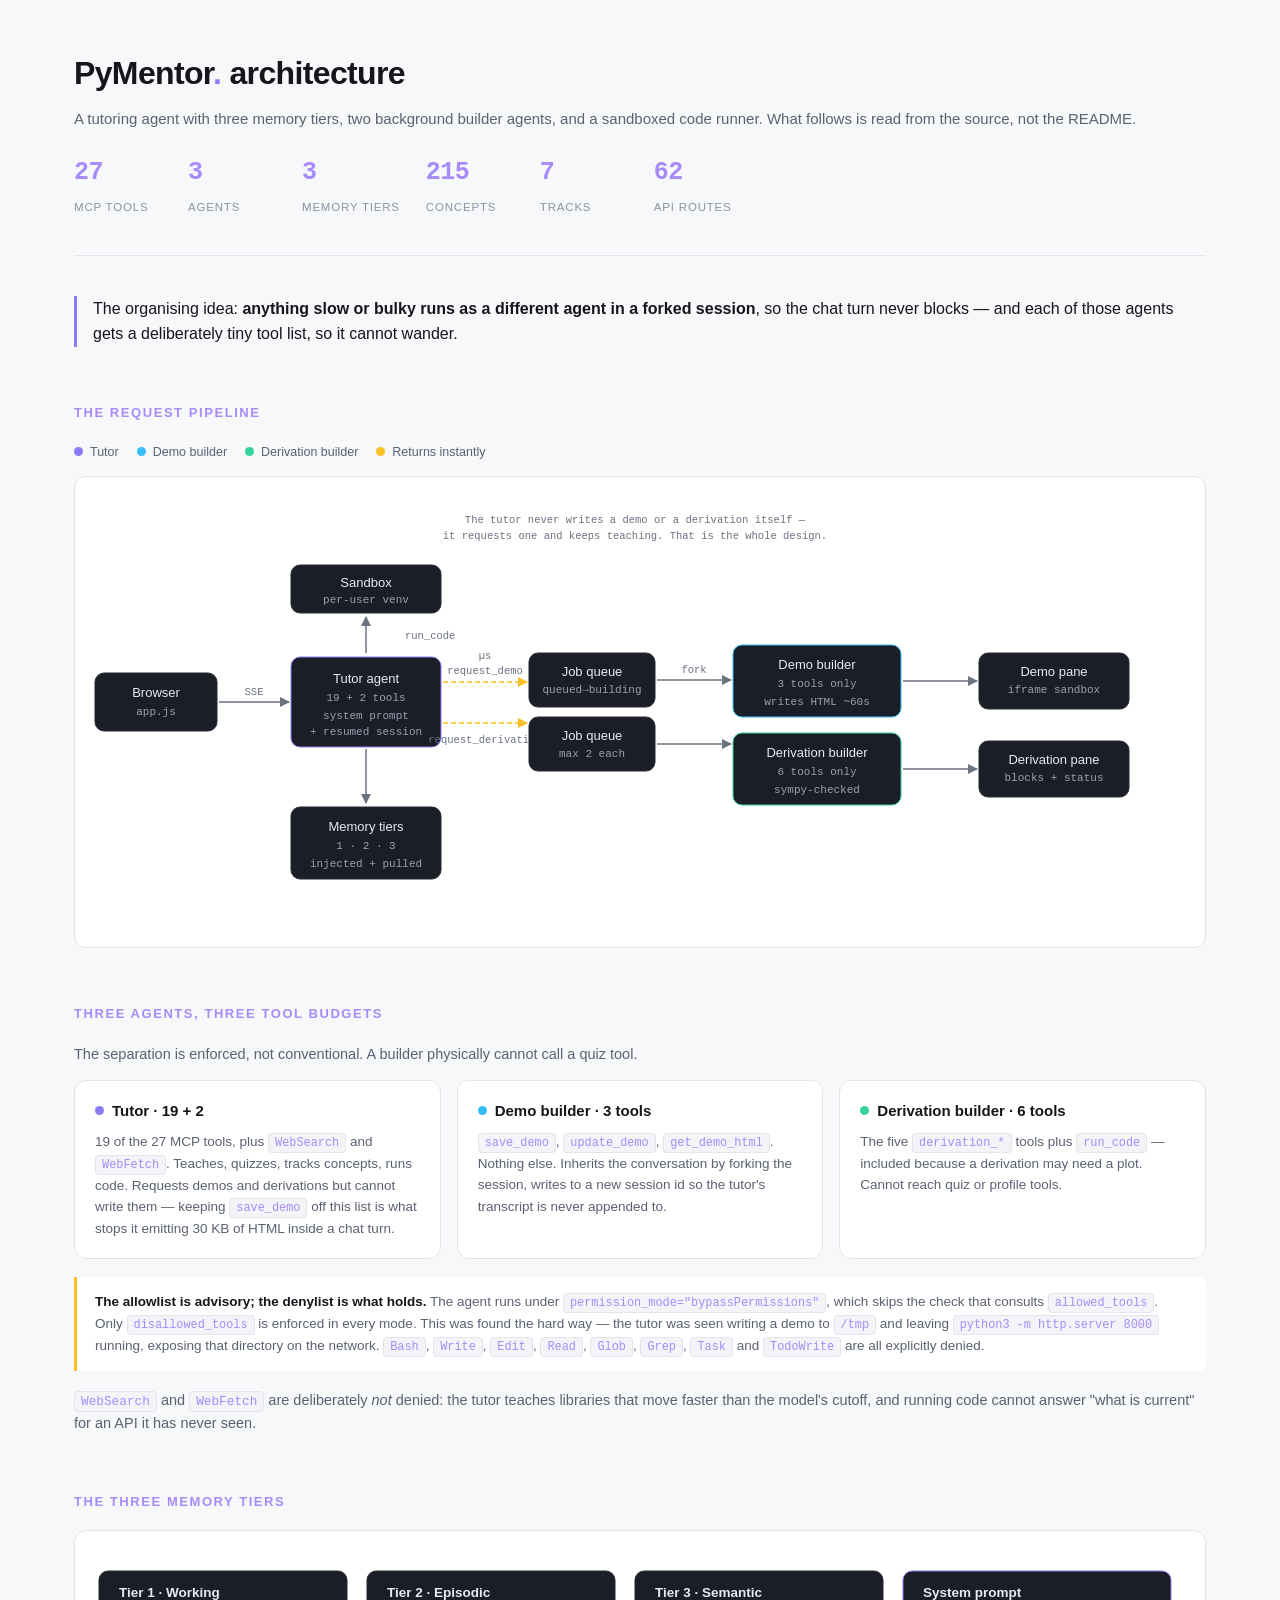
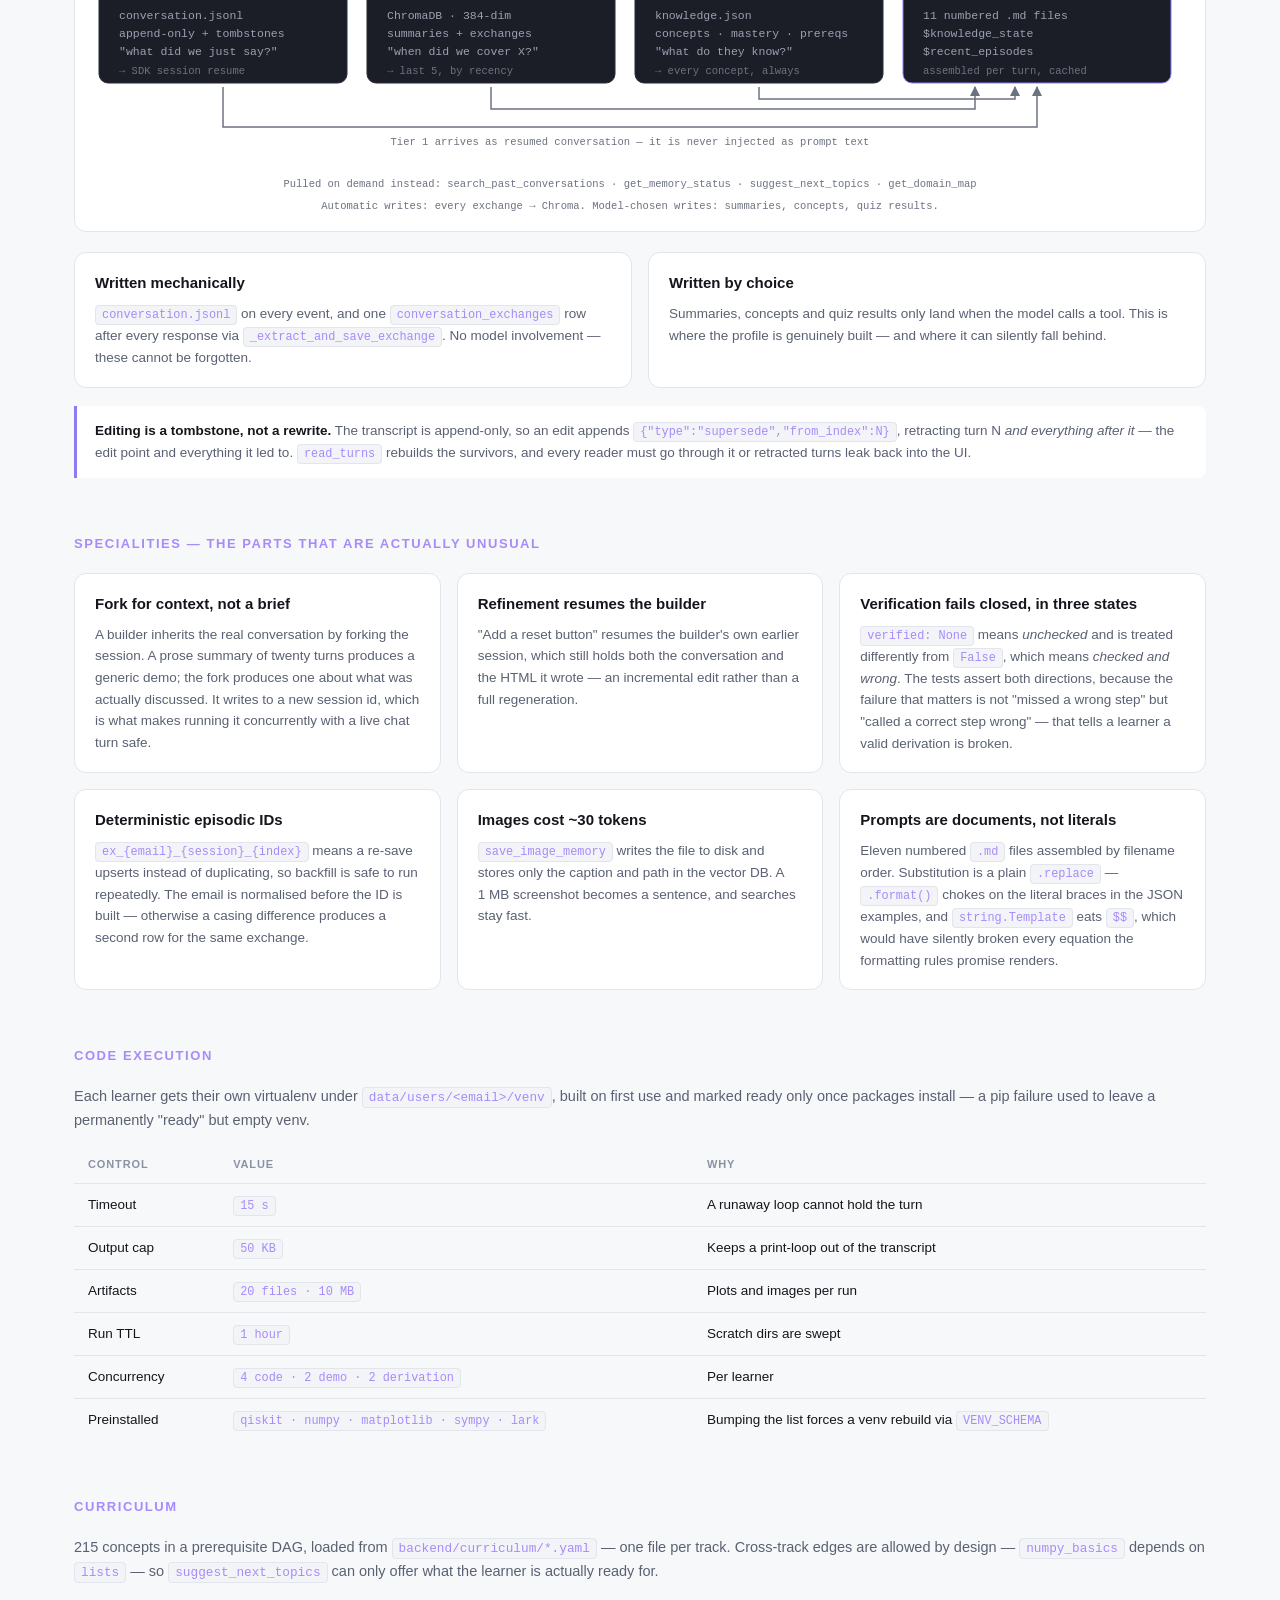
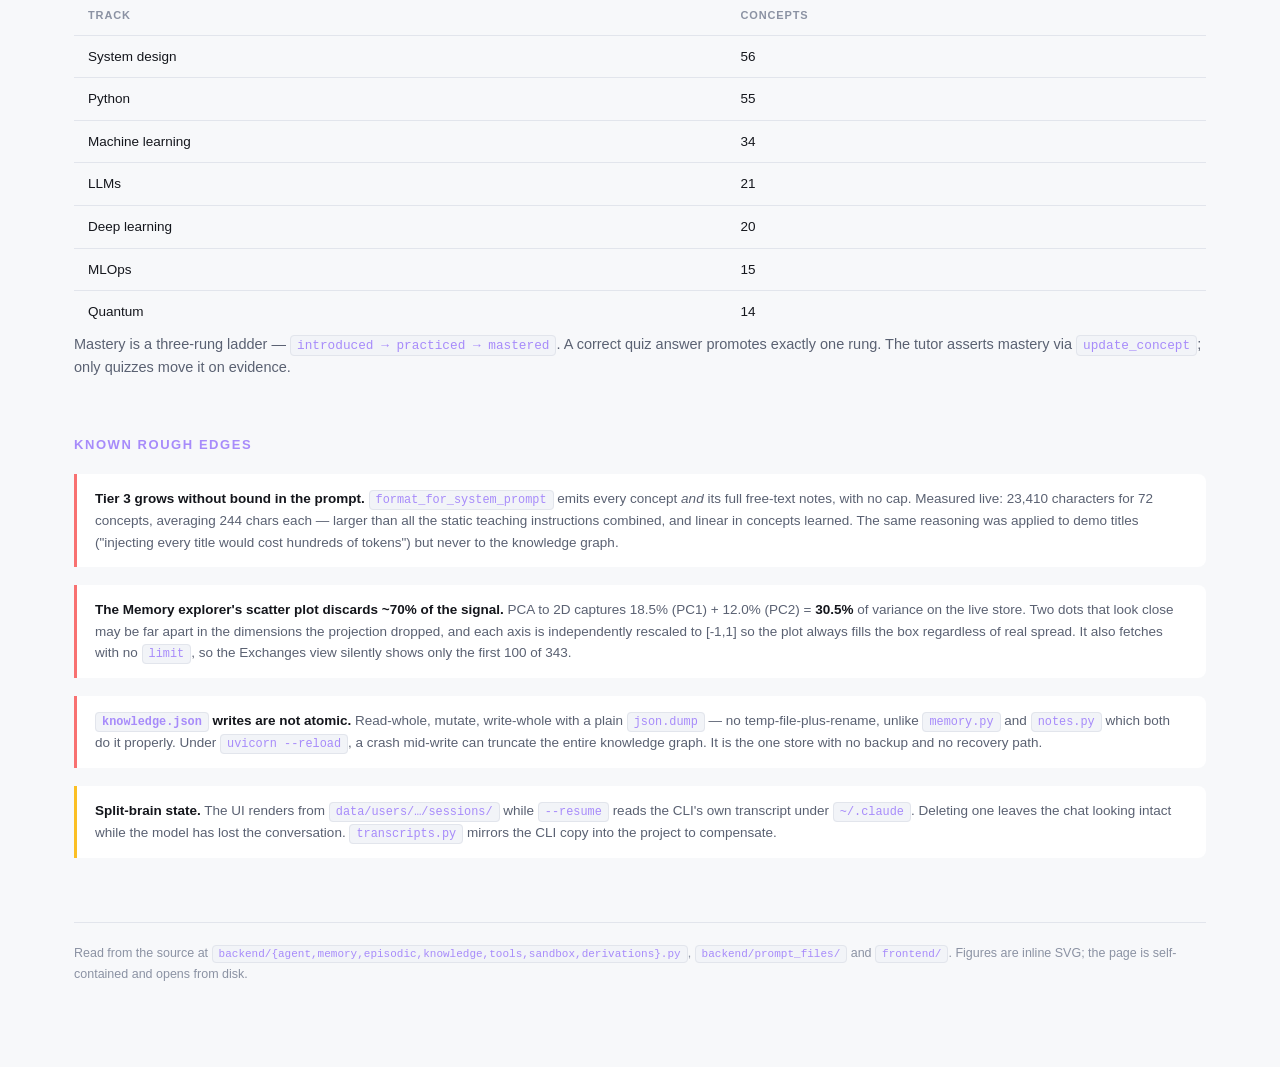
<file: docs/architecture.html>
<!doctype html>
<html lang="en">
<head>
<meta charset="utf-8">
<meta name="viewport" content="width=device-width, initial-scale=1">
<title>PyMentor — Architecture</title>
<style>
  :root{
    --bg:#0e0f13; --panel:#16181f; --panel-2:#1b1e27; --line:#272b36;
    --ink:#e8eaf0; --dim:#9aa1b2; --faint:#6b7280;
    --accent:#8b7cf6; --accent-2:#a78bfa;
    --tutor:#8b7cf6; --demo:#38bdf8; --deriv:#34d399;
    --warn:#fbbf24; --danger:#f87171; --ok:#34d399;
    --mono:ui-monospace,SFMono-Regular,"SF Mono",Menlo,Consolas,monospace;
    --sans:-apple-system,BlinkMacSystemFont,"Segoe UI",Inter,Roboto,sans-serif;
  }
  @media (prefers-color-scheme: light){
    :root{
      --bg:#f7f8fa; --panel:#fff; --panel-2:#f2f4f8; --line:#e2e5ec;
      --ink:#14161c; --dim:#5a6172; --faint:#8b92a3;
    }
  }
  *{box-sizing:border-box}
  body{margin:0;background:var(--bg);color:var(--ink);font-family:var(--sans);
       line-height:1.6;-webkit-font-smoothing:antialiased}
  .wrap{max-width:1180px;margin:0 auto;padding:48px 24px 96px}
  header{border-bottom:1px solid var(--line);padding-bottom:28px;margin-bottom:40px}
  h1{font-size:32px;margin:0 0 8px;letter-spacing:-.02em}
  h1 .dot{color:var(--accent)}
  .sub{color:var(--dim);font-size:15px;margin:0}
  h2{font-size:13px;text-transform:uppercase;letter-spacing:.12em;color:var(--accent-2);
     margin:56px 0 18px;font-weight:600}
  h3{font-size:17px;margin:28px 0 10px;letter-spacing:-.01em}
  p{margin:0 0 14px;color:var(--dim);font-size:14.5px}
  p strong,li strong{color:var(--ink);font-weight:600}
  code{font-family:var(--mono);font-size:.88em;background:var(--panel-2);
       padding:2px 6px;border-radius:4px;color:var(--accent-2);
       border:1px solid var(--line)}
  .grid{display:grid;gap:16px}
  .g3{grid-template-columns:repeat(auto-fit,minmax(250px,1fr))}
  .g2{grid-template-columns:repeat(auto-fit,minmax(330px,1fr))}
  .card{background:var(--panel);border:1px solid var(--line);border-radius:12px;padding:18px 20px}
  .card h4{margin:0 0 8px;font-size:15px;display:flex;align-items:center;gap:8px}
  .card p{font-size:13.5px;margin:0}
  .tag{display:inline-block;font-family:var(--mono);font-size:11px;padding:2px 8px;
       border-radius:20px;border:1px solid var(--line);color:var(--dim);background:var(--panel-2)}
  .pill{width:9px;height:9px;border-radius:50%;flex:none}
  .stat{display:flex;gap:26px;flex-wrap:wrap;margin:22px 0 8px}
  .stat div{min-width:88px}
  .stat b{display:block;font-size:25px;font-family:var(--mono);color:var(--accent-2);
          letter-spacing:-.02em}
  .stat span{font-size:11.5px;color:var(--faint);text-transform:uppercase;letter-spacing:.07em}
  figure{margin:0 0 20px}
  .scroll{overflow-x:auto;border:1px solid var(--line);border-radius:12px;background:var(--panel)}
  svg{display:block}
  table{width:100%;border-collapse:collapse;font-size:13.5px}
  th,td{text-align:left;padding:10px 14px;border-bottom:1px solid var(--line);vertical-align:top}
  th{font-size:11px;text-transform:uppercase;letter-spacing:.08em;color:var(--faint);font-weight:600}
  td:first-child{white-space:nowrap}
  tbody tr:last-child td{border-bottom:none}
  .note{border-left:3px solid var(--accent);background:var(--panel);padding:14px 18px;
        border-radius:0 8px 8px 0;margin:18px 0}
  .note.warn{border-left-color:var(--warn)}
  .note.bug{border-left-color:var(--danger)}
  .note p{margin:0;font-size:13.5px}
  .note b{color:var(--ink)}
  ul{margin:0 0 14px;padding-left:20px;color:var(--dim);font-size:14.5px}
  li{margin-bottom:7px}
  .lede{font-size:16px;color:var(--ink);border-left:3px solid var(--accent);
        padding-left:16px;margin:0 0 26px}
  footer{margin-top:64px;padding-top:20px;border-top:1px solid var(--line);
         color:var(--faint);font-size:12.5px}
  .legend{display:flex;gap:18px;flex-wrap:wrap;margin:0 0 14px;font-size:12.5px;color:var(--dim)}
  .legend span{display:flex;align-items:center;gap:7px}
</style>
</head>
<body>
<div class="wrap">

<header>
  <h1>PyMentor<span class="dot">.</span> architecture</h1>
  <p class="sub">A tutoring agent with three memory tiers, two background builder agents, and a sandboxed code runner. What follows is read from the source, not the README.</p>
  <div class="stat">
    <div><b>27</b><span>MCP tools</span></div>
    <div><b>3</b><span>agents</span></div>
    <div><b>3</b><span>memory tiers</span></div>
    <div><b>215</b><span>concepts</span></div>
    <div><b>7</b><span>tracks</span></div>
    <div><b>62</b><span>API routes</span></div>
  </div>
</header>

<p class="lede">The organising idea: <strong>anything slow or bulky runs as a different agent in a forked session</strong>, so the chat turn never blocks — and each of those agents gets a deliberately tiny tool list, so it cannot wander.</p>

<h2>The request pipeline</h2>
<div class="legend">
  <span><i class="pill" style="background:var(--tutor)"></i>Tutor</span>
  <span><i class="pill" style="background:var(--demo)"></i>Demo builder</span>
  <span><i class="pill" style="background:var(--deriv)"></i>Derivation builder</span>
  <span><i class="pill" style="background:var(--warn)"></i>Returns instantly</span>
</div>
<figure class="scroll">
<svg viewBox="0 0 1120 470" width="1120" height="470" role="img" aria-label="Request pipeline from browser through tutor agent to background builders">
  <defs>
    <marker id="a" viewBox="0 0 10 10" refX="9" refY="5" markerWidth="7" markerHeight="7" orient="auto">
      <path d="M0 0 L10 5 L0 10 z" fill="#6b7280"/>
    </marker>
    <marker id="aw" viewBox="0 0 10 10" refX="9" refY="5" markerWidth="7" markerHeight="7" orient="auto">
      <path d="M0 0 L10 5 L0 10 z" fill="#fbbf24"/>
    </marker>
  </defs>
  <style>
    .b{fill:#1b1e27;stroke:#272b36;rx:9}
    .t{fill:#e8eaf0;font:13px -apple-system,sans-serif}
    .s{fill:#9aa1b2;font:11px ui-monospace,monospace}
    .l{stroke:#6b7280;stroke-width:1.5;fill:none;marker-end:url(#a)}
    .lw{stroke:#fbbf24;stroke-width:1.5;fill:none;marker-end:url(#aw);stroke-dasharray:5 3}
    .cap{fill:#6b7280;font:10.5px ui-monospace,monospace}
  </style>

  <rect class="b" x="20" y="196" width="122" height="58"/>
  <text class="t" x="81" y="220" text-anchor="middle">Browser</text>
  <text class="s" x="81" y="238" text-anchor="middle">app.js</text>

  <path class="l" d="M144 225 H 214"/>
  <text class="cap" x="179" y="218" text-anchor="middle">SSE</text>

  <rect class="b" x="216" y="180" width="150" height="90" style="stroke:#8b7cf6"/>
  <text class="t" x="291" y="206" text-anchor="middle">Tutor agent</text>
  <text class="s" x="291" y="224" text-anchor="middle">19 + 2 tools</text>
  <text class="s" x="291" y="242" text-anchor="middle">system prompt</text>
  <text class="s" x="291" y="258" text-anchor="middle">+ resumed session</text>

  <rect class="b" x="216" y="330" width="150" height="72"/>
  <text class="t" x="291" y="354" text-anchor="middle">Memory tiers</text>
  <text class="s" x="291" y="372" text-anchor="middle">1 · 2 · 3</text>
  <text class="s" x="291" y="390" text-anchor="middle">injected + pulled</text>
  <path class="l" d="M291 272 V 326"/>

  <path class="lw" d="M368 205 H 452"/>
  <text class="cap" x="410" y="197" text-anchor="middle">request_demo</text>
  <text class="cap" x="410" y="182" text-anchor="middle">µs</text>

  <path class="lw" d="M368 246 H 452"/>
  <text class="cap" x="410" y="266" text-anchor="middle">request_derivation</text>

  <rect class="b" x="454" y="176" width="126" height="54"/>
  <text class="t" x="517" y="199" text-anchor="middle">Job queue</text>
  <text class="s" x="517" y="216" text-anchor="middle">queued→building</text>

  <rect class="b" x="454" y="240" width="126" height="54"/>
  <text class="t" x="517" y="263" text-anchor="middle">Job queue</text>
  <text class="s" x="517" y="280" text-anchor="middle">max 2 each</text>

  <path class="l" d="M582 203 H 656"/>
  <path class="l" d="M582 267 H 656"/>
  <text class="cap" x="619" y="196" text-anchor="middle">fork</text>

  <rect class="b" x="658" y="168" width="168" height="72" style="stroke:#38bdf8"/>
  <text class="t" x="742" y="192" text-anchor="middle">Demo builder</text>
  <text class="s" x="742" y="210" text-anchor="middle">3 tools only</text>
  <text class="s" x="742" y="228" text-anchor="middle">writes HTML ~60s</text>

  <rect class="b" x="658" y="256" width="168" height="72" style="stroke:#34d399"/>
  <text class="t" x="742" y="280" text-anchor="middle">Derivation builder</text>
  <text class="s" x="742" y="298" text-anchor="middle">6 tools only</text>
  <text class="s" x="742" y="316" text-anchor="middle">sympy-checked</text>

  <path class="l" d="M828 204 H 902"/>
  <path class="l" d="M828 292 H 902"/>

  <rect class="b" x="904" y="176" width="150" height="56"/>
  <text class="t" x="979" y="199" text-anchor="middle">Demo pane</text>
  <text class="s" x="979" y="216" text-anchor="middle">iframe sandbox</text>

  <rect class="b" x="904" y="264" width="150" height="56"/>
  <text class="t" x="979" y="287" text-anchor="middle">Derivation pane</text>
  <text class="s" x="979" y="304" text-anchor="middle">blocks + status</text>

  <text class="cap" x="560" y="46" text-anchor="middle">The tutor never writes a demo or a derivation itself —</text>
  <text class="cap" x="560" y="62" text-anchor="middle">it requests one and keeps teaching. That is the whole design.</text>

  <rect class="b" x="216" y="88" width="150" height="48"/>
  <text class="t" x="291" y="110" text-anchor="middle">Sandbox</text>
  <text class="s" x="291" y="126" text-anchor="middle">per-user venv</text>
  <path class="l" d="M291 176 V 140"/>
  <text class="cap" x="330" y="162">run_code</text>
</svg>
</figure>

<h2>Three agents, three tool budgets</h2>
<p>The separation is enforced, not conventional. A builder physically cannot call a quiz tool.</p>
<div class="grid g3">
  <div class="card">
    <h4><i class="pill" style="background:var(--tutor)"></i>Tutor · 19 + 2</h4>
    <p>19 of the 27 MCP tools, plus <code>WebSearch</code> and <code>WebFetch</code>. Teaches, quizzes, tracks concepts, runs code. Requests demos and derivations but cannot write them — keeping <code>save_demo</code> off this list is what stops it emitting 30&nbsp;KB of HTML inside a chat turn.</p>
  </div>
  <div class="card">
    <h4><i class="pill" style="background:var(--demo)"></i>Demo builder · 3 tools</h4>
    <p><code>save_demo</code>, <code>update_demo</code>, <code>get_demo_html</code>. Nothing else. Inherits the conversation by forking the session, writes to a new session id so the tutor's transcript is never appended to.</p>
  </div>
  <div class="card">
    <h4><i class="pill" style="background:var(--deriv)"></i>Derivation builder · 6 tools</h4>
    <p>The five <code>derivation_*</code> tools plus <code>run_code</code> — included because a derivation may need a plot. Cannot reach quiz or profile tools.</p>
  </div>
</div>

<div class="note warn">
  <p><b>The allowlist is advisory; the denylist is what holds.</b> The agent runs under <code>permission_mode="bypassPermissions"</code>, which skips the check that consults <code>allowed_tools</code>. Only <code>disallowed_tools</code> is enforced in every mode. This was found the hard way — the tutor was seen writing a demo to <code>/tmp</code> and leaving <code>python3 -m http.server 8000</code> running, exposing that directory on the network. <code>Bash</code>, <code>Write</code>, <code>Edit</code>, <code>Read</code>, <code>Glob</code>, <code>Grep</code>, <code>Task</code> and <code>TodoWrite</code> are all explicitly denied.</p>
</div>
<p><code>WebSearch</code> and <code>WebFetch</code> are deliberately <em>not</em> denied: the tutor teaches libraries that move faster than the model's cutoff, and running code cannot answer "what is current" for an API it has never seen.</p>

<h2>The three memory tiers</h2>
<figure class="scroll">
<svg viewBox="0 0 1120 300" width="1120" height="300" role="img" aria-label="Three memory tiers and how each reaches the model">
  <style>
    .bx{fill:#1b1e27;stroke:#272b36;rx:9}
    .tt{fill:#e8eaf0;font:13.5px -apple-system,sans-serif;font-weight:600}
    .ss{fill:#9aa1b2;font:11.5px ui-monospace,monospace}
    .ll{stroke:#6b7280;stroke-width:1.5;fill:none;marker-end:url(#a)}
    .cc{fill:#6b7280;font:10.5px ui-monospace,monospace}
  </style>
  <rect class="bx" x="24" y="40" width="248" height="112"/>
  <text class="tt" x="44" y="66">Tier 1 · Working</text>
  <text class="ss" x="44" y="88">conversation.jsonl</text>
  <text class="ss" x="44" y="106">append-only + tombstones</text>
  <text class="ss" x="44" y="124">"what did we just say?"</text>
  <text class="cc" x="44" y="143">→ SDK session resume</text>

  <rect class="bx" x="292" y="40" width="248" height="112"/>
  <text class="tt" x="312" y="66">Tier 2 · Episodic</text>
  <text class="ss" x="312" y="88">ChromaDB · 384-dim</text>
  <text class="ss" x="312" y="106">summaries + exchanges</text>
  <text class="ss" x="312" y="124">"when did we cover X?"</text>
  <text class="cc" x="312" y="143">→ last 5, by recency</text>

  <rect class="bx" x="560" y="40" width="248" height="112"/>
  <text class="tt" x="580" y="66">Tier 3 · Semantic</text>
  <text class="ss" x="580" y="88">knowledge.json</text>
  <text class="ss" x="580" y="106">concepts · mastery · prereqs</text>
  <text class="ss" x="580" y="124">"what do they know?"</text>
  <text class="cc" x="580" y="143">→ every concept, always</text>

  <rect class="bx" x="828" y="40" width="268" height="112" style="stroke:#8b7cf6"/>
  <text class="tt" x="848" y="66">System prompt</text>
  <text class="ss" x="848" y="88">11 numbered .md files</text>
  <text class="ss" x="848" y="106">$knowledge_state</text>
  <text class="ss" x="848" y="124">$recent_episodes</text>
  <text class="cc" x="848" y="143">assembled per turn, cached</text>

  <path class="ll" d="M148 156 V 196 H 962 V 156" />
  <text class="cc" x="555" y="214" text-anchor="middle">Tier 1 arrives as resumed conversation — it is never injected as prompt text</text>

  <path class="ll" d="M416 156 V 178 H 900 V 156"/>
  <path class="ll" d="M684 156 V 168 H 940 V 156"/>

  <text class="cc" x="555" y="256" text-anchor="middle">Pulled on demand instead: search_past_conversations · get_memory_status · suggest_next_topics · get_domain_map</text>
  <text class="cc" x="555" y="278" text-anchor="middle">Automatic writes: every exchange → Chroma. Model-chosen writes: summaries, concepts, quiz results.</text>
</svg>
</figure>

<div class="grid g2">
  <div class="card">
    <h4>Written mechanically</h4>
    <p><code>conversation.jsonl</code> on every event, and one <code>conversation_exchanges</code> row after every response via <code>_extract_and_save_exchange</code>. No model involvement — these cannot be forgotten.</p>
  </div>
  <div class="card">
    <h4>Written by choice</h4>
    <p>Summaries, concepts and quiz results only land when the model calls a tool. This is where the profile is genuinely built — and where it can silently fall behind.</p>
  </div>
</div>

<div class="note">
  <p><b>Editing is a tombstone, not a rewrite.</b> The transcript is append-only, so an edit appends <code>{"type":"supersede","from_index":N}</code>, retracting turn N <em>and everything after it</em> — the edit point and everything it led to. <code>read_turns</code> rebuilds the survivors, and every reader must go through it or retracted turns leak back into the UI.</p>
</div>

<h2>Specialities — the parts that are actually unusual</h2>
<div class="grid g2">
  <div class="card">
    <h4>Fork for context, not a brief</h4>
    <p>A builder inherits the real conversation by forking the session. A prose summary of twenty turns produces a generic demo; the fork produces one about what was actually discussed. It writes to a new session id, which is what makes running it concurrently with a live chat turn safe.</p>
  </div>
  <div class="card">
    <h4>Refinement resumes the builder</h4>
    <p>"Add a reset button" resumes the builder's own earlier session, which still holds both the conversation and the HTML it wrote — an incremental edit rather than a full regeneration.</p>
  </div>
  <div class="card">
    <h4>Verification fails closed, in three states</h4>
    <p><code>verified: None</code> means <em>unchecked</em> and is treated differently from <code>False</code>, which means <em>checked and wrong</em>. The tests assert both directions, because the failure that matters is not "missed a wrong step" but "called a correct step wrong" — that tells a learner a valid derivation is broken.</p>
  </div>
  <div class="card">
    <h4>Deterministic episodic IDs</h4>
    <p><code>ex_{email}_{session}_{index}</code> means a re-save upserts instead of duplicating, so backfill is safe to run repeatedly. The email is normalised before the ID is built — otherwise a casing difference produces a second row for the same exchange.</p>
  </div>
  <div class="card">
    <h4>Images cost ~30 tokens</h4>
    <p><code>save_image_memory</code> writes the file to disk and stores only the caption and path in the vector DB. A 1&nbsp;MB screenshot becomes a sentence, and searches stay fast.</p>
  </div>
  <div class="card">
    <h4>Prompts are documents, not literals</h4>
    <p>Eleven numbered <code>.md</code> files assembled by filename order. Substitution is a plain <code>.replace</code> — <code>.format()</code> chokes on the literal braces in the JSON examples, and <code>string.Template</code> eats <code>$$</code>, which would have silently broken every equation the formatting rules promise renders.</p>
  </div>
</div>

<h2>Code execution</h2>
<p>Each learner gets their own virtualenv under <code>data/users/&lt;email&gt;/venv</code>, built on first use and marked ready only once packages install — a pip failure used to leave a permanently "ready" but empty venv.</p>
<table>
  <thead><tr><th>Control</th><th>Value</th><th>Why</th></tr></thead>
  <tbody>
    <tr><td>Timeout</td><td><code>15 s</code></td><td>A runaway loop cannot hold the turn</td></tr>
    <tr><td>Output cap</td><td><code>50 KB</code></td><td>Keeps a print-loop out of the transcript</td></tr>
    <tr><td>Artifacts</td><td><code>20 files · 10 MB</code></td><td>Plots and images per run</td></tr>
    <tr><td>Run TTL</td><td><code>1 hour</code></td><td>Scratch dirs are swept</td></tr>
    <tr><td>Concurrency</td><td><code>4 code · 2 demo · 2 derivation</code></td><td>Per learner</td></tr>
    <tr><td>Preinstalled</td><td><code>qiskit · numpy · matplotlib · sympy · lark</code></td><td>Bumping the list forces a venv rebuild via <code>VENV_SCHEMA</code></td></tr>
  </tbody>
</table>

<h2>Curriculum</h2>
<p>215 concepts in a prerequisite DAG, loaded from <code>backend/curriculum/*.yaml</code> — one file per track. Cross-track edges are allowed by design — <code>numpy_basics</code> depends on <code>lists</code> — so <code>suggest_next_topics</code> can only offer what the learner is actually ready for.</p>
<table>
  <thead><tr><th>Track</th><th>Concepts</th></tr></thead>
  <tbody>
    <tr><td>System design</td><td>56</td></tr>
    <tr><td>Python</td><td>55</td></tr>
    <tr><td>Machine learning</td><td>34</td></tr>
    <tr><td>LLMs</td><td>21</td></tr>
    <tr><td>Deep learning</td><td>20</td></tr>
    <tr><td>MLOps</td><td>15</td></tr>
    <tr><td>Quantum</td><td>14</td></tr>
  </tbody>
</table>
<p>Mastery is a three-rung ladder — <code>introduced → practiced → mastered</code>. A correct quiz answer promotes exactly one rung. The tutor asserts mastery via <code>update_concept</code>; only quizzes move it on evidence.</p>

<h2>Known rough edges</h2>
<div class="note bug">
  <p><b>Tier 3 grows without bound in the prompt.</b> <code>format_for_system_prompt</code> emits every concept <em>and</em> its full free-text notes, with no cap. Measured live: 23,410 characters for 72 concepts, averaging 244 chars each — larger than all the static teaching instructions combined, and linear in concepts learned. The same reasoning was applied to demo titles ("injecting every title would cost hundreds of tokens") but never to the knowledge graph.</p>
</div>
<div class="note bug">
  <p><b>The Memory explorer's scatter plot discards ~70% of the signal.</b> PCA to 2D captures 18.5% (PC1) + 12.0% (PC2) = <b>30.5%</b> of variance on the live store. Two dots that look close may be far apart in the dimensions the projection dropped, and each axis is independently rescaled to [-1,1] so the plot always fills the box regardless of real spread. It also fetches with no <code>limit</code>, so the Exchanges view silently shows only the first 100 of 343.</p>
</div>
<div class="note bug">
  <p><b><code>knowledge.json</code> writes are not atomic.</b> Read-whole, mutate, write-whole with a plain <code>json.dump</code> — no temp-file-plus-rename, unlike <code>memory.py</code> and <code>notes.py</code> which both do it properly. Under <code>uvicorn --reload</code>, a crash mid-write can truncate the entire knowledge graph. It is the one store with no backup and no recovery path.</p>
</div>
<div class="note warn">
  <p><b>Split-brain state.</b> The UI renders from <code>data/users/…/sessions/</code> while <code>--resume</code> reads the CLI's own transcript under <code>~/.claude</code>. Deleting one leaves the chat looking intact while the model has lost the conversation. <code>transcripts.py</code> mirrors the CLI copy into the project to compensate.</p>
</div>

<footer>
  Read from the source at <code>backend/{agent,memory,episodic,knowledge,tools,sandbox,derivations}.py</code>, <code>backend/prompt_files/</code> and <code>frontend/</code>. Figures are inline SVG; the page is self-contained and opens from disk.
</footer>

</div>
</body>
</html>
</file>
